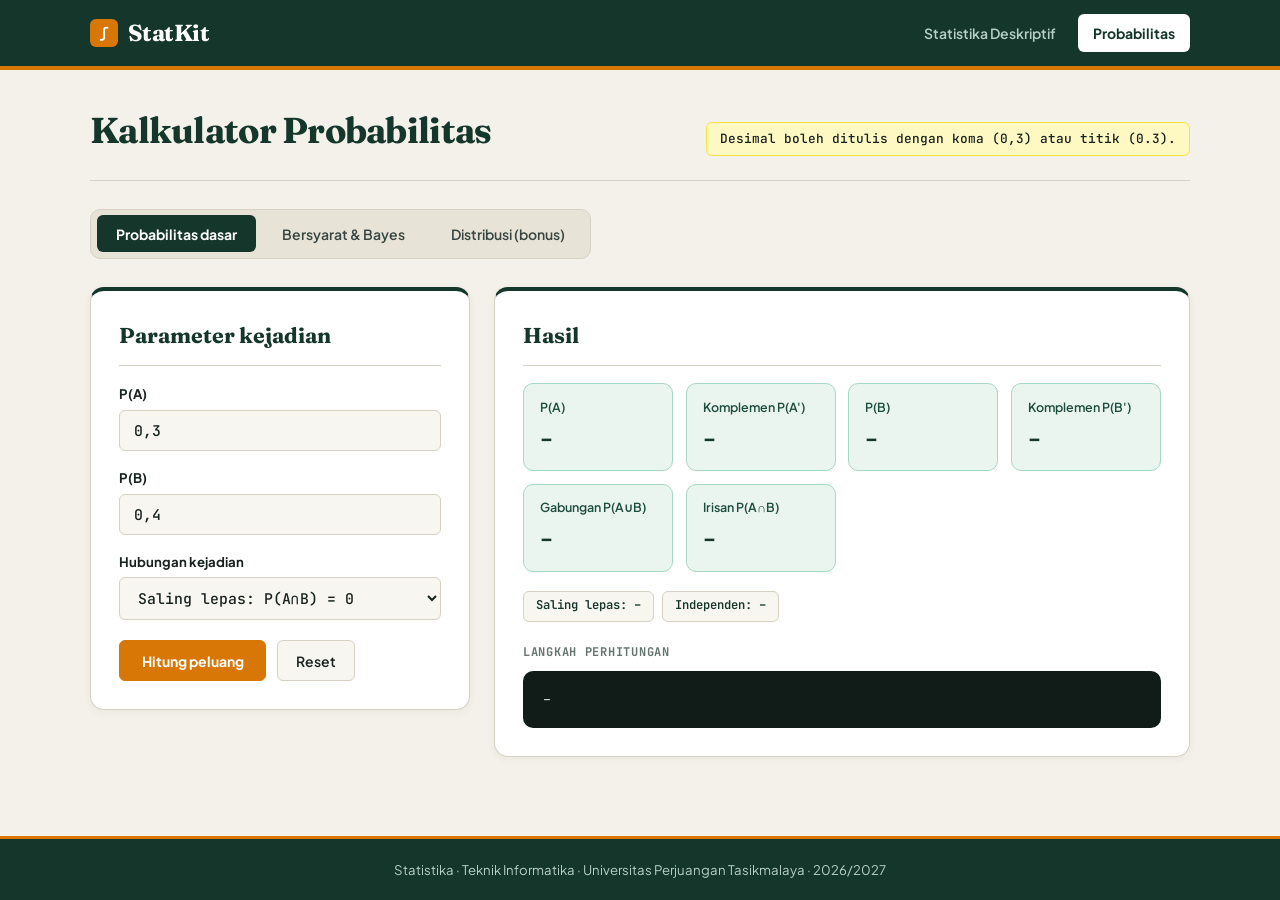
<file: probabilitas.html>
﻿<!DOCTYPE html>
<html lang="id">

<head>
    <meta charset="utf-8">
    <meta name="viewport" content="width=device-width, initial-scale=1">
    <title>Probabilitas · StatKit</title>
    <link rel="stylesheet" href="css/probabilitas.css">
    <script src="js/probabilitas.js" defer></script>
    <script src="js/app.js" defer></script>
</head>

<body>

    <!-- ============ HEADER & NAVIGASI ============ -->
    <header class="site-header">
        <div class="container">
            <a class="brand" href="statistika.html">StatKit</a>
            <nav class="main-nav" aria-label="Menu utama">
                <a href="statistika.html">Statistika Deskriptif</a>
                <a href="probabilitas.html" aria-current="page">Probabilitas</a>
            </nav>
        </div>
    </header>

    <main class="container">
        <header class="page-header">
            <h1>Kalkulator Probabilitas</h1>
            <p>Desimal boleh ditulis dengan koma (0,3) atau titik (0.3).</p>
        </header>

        <nav class="sub-nav" role="tablist" aria-label="Submenu probabilitas">
            <button id="sub-dasar" data-sub="dasar" role="tab" aria-selected="true">Probabilitas dasar</button>
            <button id="sub-bayes" data-sub="bayes" role="tab" aria-selected="false">Bersyarat &amp; Bayes</button>
            <button id="sub-distribusi" data-sub="distribusi" role="tab" aria-selected="false">Distribusi
                (bonus)</button>
        </nav>

        <!-- ============ A. PROBABILITAS DASAR ============ -->
        <div id="panel-dasar" class="panel layout">
            <form id="form-dasar" class="card" novalidate>
                <h2>Parameter kejadian</h2>
                <div class="field"><label for="input-pa">P(A)</label><input id="input-pa" inputmode="decimal"
                        value="0,3"></div>
                <div class="field"><label for="input-pb">P(B)</label><input id="input-pb" inputmode="decimal"
                        value="0,4"></div>
                <div class="field">
                    <label for="select-relasi">Hubungan kejadian</label>
                    <select id="select-relasi">
                        <option value="exclusive">Saling lepas: P(A∩B) = 0</option>
                        <option value="independent">Independen: P(A∩B) = P(A) × P(B)</option>
                        <option value="custom">P(A∩B) diketahui</option>
                    </select>
                </div>
                <div id="wrapper-pab" class="field" hidden>
                    <label for="input-pab">P(A∩B)</label><input id="input-pab" inputmode="decimal" value="0,1">
                </div>
                <div class="actions">
                    <button id="btn-hitung-prob" type="submit">Hitung peluang</button>
                    <button id="btn-reset-prob" type="button">Reset</button>
                </div>
                <p id="alert-prob" class="alert" role="alert" hidden></p>
            </form>

            <section class="card">
                <h2>Hasil</h2>
                <div class="kpi-grid">
                    <div class="kpi"><span class="kpi-label">P(A)</span><strong id="prob-pa">–</strong></div>
                    <div class="kpi"><span class="kpi-label">Komplemen P(A')</span><strong id="prob-pac">–</strong>
                    </div>
                    <div class="kpi"><span class="kpi-label">P(B)</span><strong id="prob-pb">–</strong></div>
                    <div class="kpi"><span class="kpi-label">Komplemen P(B')</span><strong id="prob-pbc">–</strong>
                    </div>
                    <div class="kpi"><span class="kpi-label">Gabungan P(A∪B)</span><strong id="prob-union">–</strong>
                    </div>
                    <div class="kpi"><span class="kpi-label">Irisan P(A∩B)</span><strong id="prob-inter">–</strong>
                    </div>
                </div>
                <p class="status">
                    <span id="chip-lepas">Saling lepas: –</span>
                    <span id="chip-independen">Independen: –</span>
                </p>
                <h3>Langkah perhitungan</h3>
                <pre id="formula-walkthrough">–</pre>
            </section>
        </div>

        <!-- ============ B. BERSYARAT & BAYES ============ -->
        <div id="panel-bayes" class="panel" hidden>
            <section class="card">
                <h2>Probabilitas bersyarat P(A|B)</h2>
                <p class="formula">P(A|B) = P(A∩B) / P(B)</p>
                <div class="field"><label for="input-cond-ab">P(A∩B)</label><input id="input-cond-ab"
                        inputmode="decimal" value="0,12"></div>
                <div class="field"><label for="input-cond-b">P(B)</label><input id="input-cond-b" inputmode="decimal"
                        value="0,4"></div>
                <button id="btn-cond" type="button">Hitung</button>
                <p>P(A|B) = <strong id="res-cond">–</strong></p>
                <p id="cond-interpretasi"></p>
                <p id="alert-cond" class="alert" role="alert" hidden></p>
            </section>

            <section class="card">
                <h2>Teorema Bayes: filter email phishing</h2>
                <p class="formula">P(Phishing|Ditandai) = P(Ditandai|Phishing) · P(Phishing) / P(Ditandai)</p>
                <div class="layout">
                    <form id="form-bayes" novalidate>
                        <div class="field"><label for="input-prevalensi">Prevalensi phishing (%)</label><input
                                id="input-prevalensi" inputmode="decimal" value="8"></div>
                        <div class="field"><label for="input-sensitivitas">Sensitivitas deteksi: P(Ditandai | Phishing)
                                (%)</label><input id="input-sensitivitas" inputmode="decimal" value="92"></div>
                        <div class="field"><label for="input-fpr">False positive: P(Ditandai | Email normal)
                                (%)</label><input id="input-fpr" inputmode="decimal" value="3"></div>
                        <div class="actions">
                            <button id="btn-bayes" type="submit">Analisis Bayes</button>
                            <button id="btn-reset-bayes" type="button">Reset</button>
                        </div>
                        <p id="alert-bayes" class="alert" role="alert" hidden></p>
                    </form>

                    <div class="results">
                        <div class="kpi-grid">
                            <div class="kpi"><span class="kpi-label">P(Ditandai)</span><strong
                                    id="bayes-pflag">–</strong></div>
                            <div class="kpi"><span class="kpi-label">P(Phishing | Ditandai)</span><strong
                                    id="bayes-posterior">–</strong></div>
                        </div>
                        <div class="proportion" aria-label="Komposisi email yang ditandai">
                            <div id="bar-tp" class="bar bar-tp" style="width:50%">–</div>
                            <div id="bar-fp" class="bar bar-fp" style="width:50%">–</div>
                        </div>
                        <aside class="callout">
                            <h3>Interpretasi</h3>
                            <p id="bayes-interpretasi">Tekan Analisis Bayes untuk melihat interpretasi hasil.</p>
                        </aside>
                    </div>
                </div>
            </section>
        </div>

        <!-- ============ BONUS: DISTRIBUSI ============ -->
        <div id="panel-distribusi" class="panel" hidden>
            <section class="card">
                <h2>Distribusi Binomial</h2>
                <p class="formula">P(X=k) = C(n,k) · pᵏ · (1−p)ⁿ⁻ᵏ</p>
                <div class="field"><label for="input-bin-n">n</label><input id="input-bin-n" inputmode="numeric"
                        value="10"></div>
                <div class="field"><label for="input-bin-p">p</label><input id="input-bin-p" inputmode="decimal"
                        value="0,5"></div>
                <div class="field"><label for="input-bin-k">k</label><input id="input-bin-k" inputmode="numeric"
                        value="5"></div>
                <button id="btn-bin" type="button">Hitung</button>
                <p>P(X = k) = <strong id="res-bin-eq">–</strong></p>
                <p>P(X ≤ k) = <strong id="res-bin-le">–</strong></p>
                <p id="alert-bin" class="alert" role="alert" hidden></p>
            </section>

            <section class="card">
                <h2>Distribusi Poisson</h2>
                <p class="formula">P(X=k) = λᵏ · e⁻ˡ / k!</p>
                <div class="field"><label for="input-poi-l">λ (rata-rata kejadian)</label><input id="input-poi-l"
                        inputmode="decimal" value="4,2"></div>
                <div class="field"><label for="input-poi-k">k</label><input id="input-poi-k" inputmode="numeric"
                        value="4"></div>
                <button id="btn-poi" type="button">Hitung</button>
                <p>P(X = k) = <strong id="res-poi-eq">–</strong></p>
                <p>P(X ≤ k) = <strong id="res-poi-le">–</strong></p>
                <p id="alert-poi" class="alert" role="alert" hidden></p>
            </section>
        </div>
    </main>

    <footer class="site-footer">
        <p>Statistika · Teknik Informatika · Universitas Perjuangan Tasikmalaya · 2026/2027</p>
    </footer>

</body>

</html>
</file>
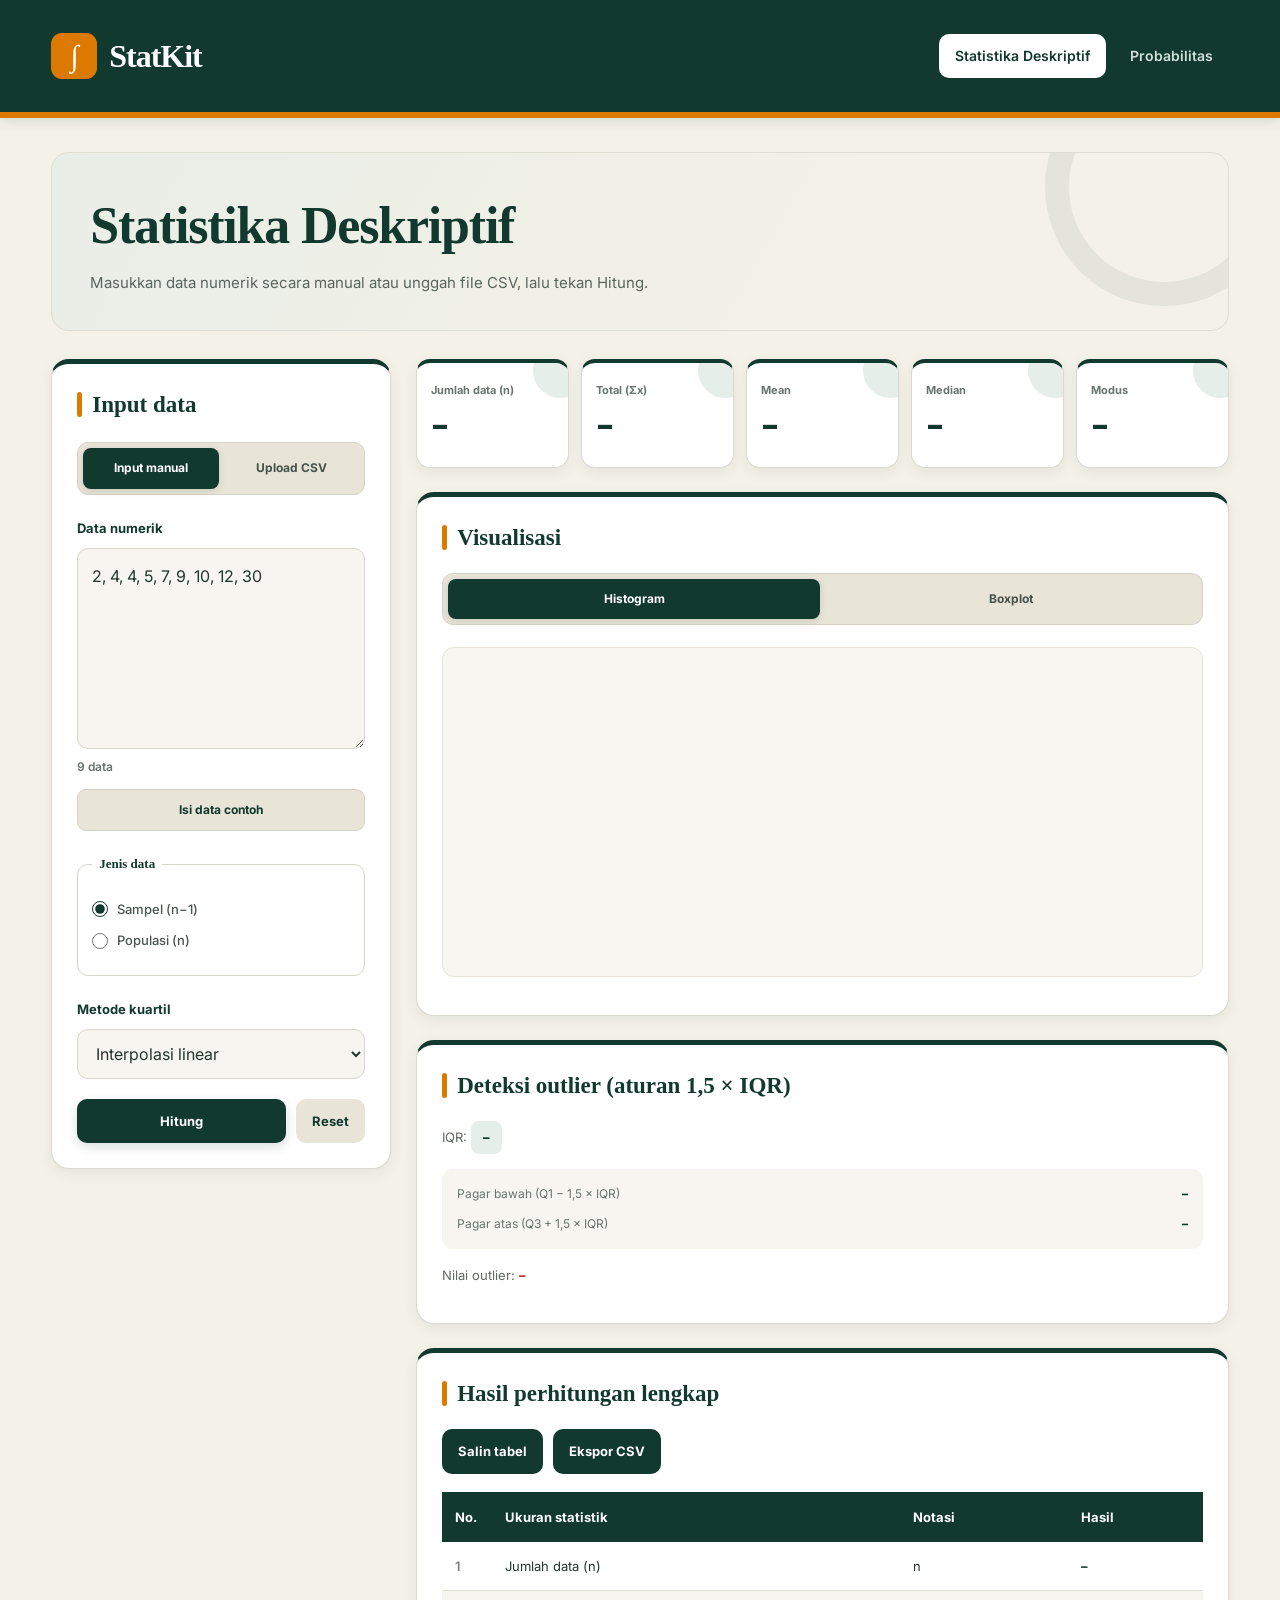
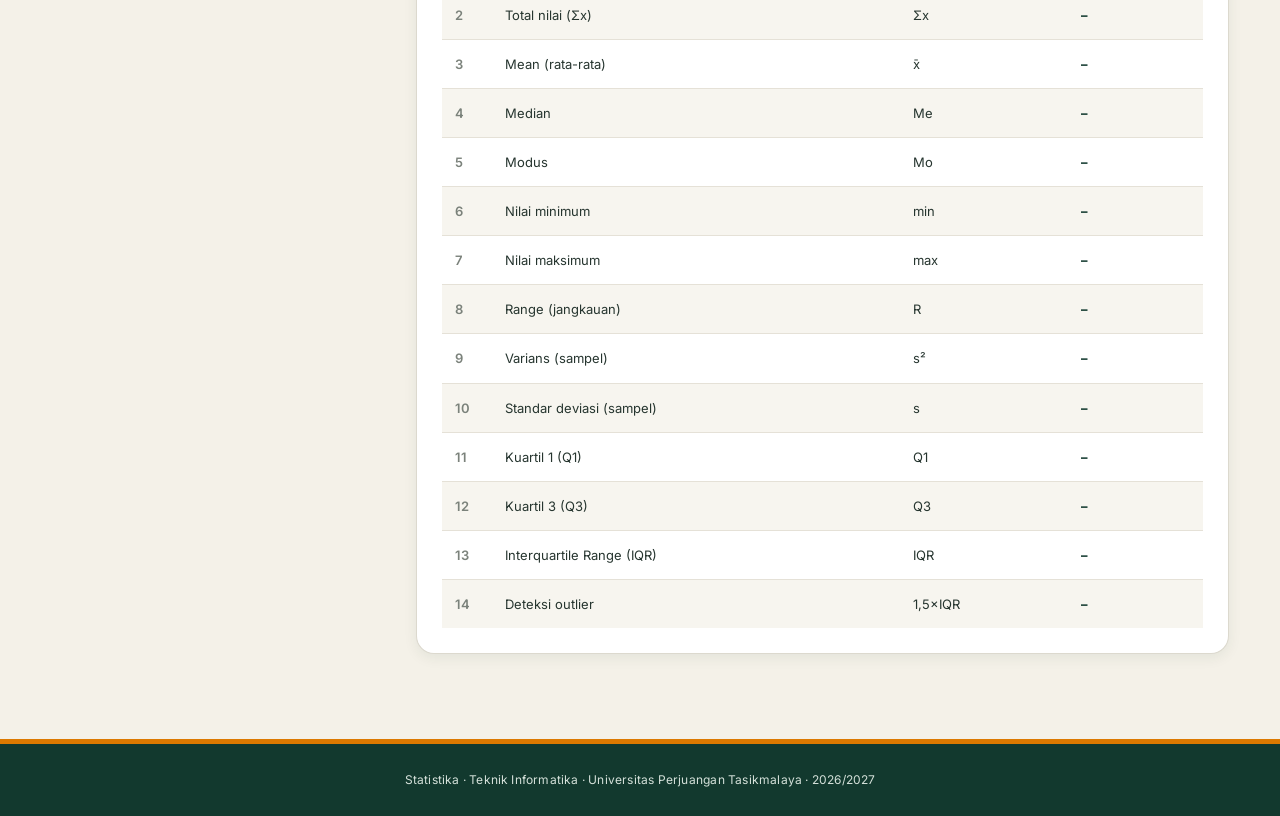
<file: statistika.html>
<!DOCTYPE html>
<html lang="id">

<head>
    <meta charset="utf-8">
    <meta name="viewport" content="width=device-width, initial-scale=1">
    <title>Statistika Deskriptif · Project Statistika</title>
    <link rel="stylesheet" href="css/statistik.css">
    <script src="js/statistika.js" defer></script>
    <script src="js/app.js" defer></script>
</head>

<body>

    <!-- ============ HEADER & NAVIGASI ============ -->
    <header class="site-header">
        <div class="container">
            <a class="brand" href="statistika.html">StatKit</a>
            <nav class="main-nav" aria-label="Menu utama">
                <a href="statistika.html" aria-current="page">Statistika Deskriptif</a>
                <a href="probabilitas.html">Probabilitas</a>
            </nav>
        </div>
    </header>

    <main class="container">
        <header class="page-header">
            <h1>Statistika Deskriptif</h1>
            <p>Masukkan data numerik secara manual atau unggah file CSV, lalu tekan Hitung.</p>
        </header>

        <div class="layout">

            <!-- ============ INPUT ============ -->
            <section id="card-input" class="card">
                <h2>Input data</h2>

                <div class="mode-switch" role="tablist" aria-label="Mode input">
                    <button id="tab-manual" type="button" role="tab" aria-selected="true">Input manual</button>
                    <button id="tab-csv" type="button" role="tab" aria-selected="false">Upload CSV</button>
                </div>

                <div id="manual-area">
                    <label for="textarea-data">Data numerik</label>
                    <textarea id="textarea-data" rows="6"
                        placeholder="Masukkan angka, pisahkan dengan koma, titik koma, spasi, atau baris baru">2, 4, 4, 5, 7, 9, 10, 12, 30</textarea>
                    <span id="info-count">0 data</span>
                    <button id="btn-sample" type="button">Isi data contoh</button>
                </div>

                <div id="upload-csv-area" hidden>
                    <label for="input-csv">File CSV</label>
                    <input id="input-csv" type="file" accept=".csv,.txt,text/csv">
                    <p class="hint">Pemisah koma atau titik koma, desimal titik atau koma. Baris header diabaikan.</p>
                    <span id="csv-filename"></span>
                </div>

                <fieldset id="opsi-jenis-data">
                    <legend>Jenis data</legend>
                    <label><input type="radio" name="calc-type" value="sample" checked> Sampel (n−1)</label>
                    <label><input type="radio" name="calc-type" value="population"> Populasi (n)</label>
                </fieldset>

                <div class="field">
                    <label for="select-kuartil">Metode kuartil</label>
                    <select id="select-kuartil">
                        <option value="linear">Interpolasi linear</option>
                        <option value="halves">Median dua belahan</option>
                    </select>
                </div>

                <div class="actions">
                    <button id="btn-hitung" type="button">Hitung</button>
                    <button id="btn-reset" type="button">Reset</button>
                </div>
                <p id="alert-area" class="alert" role="alert" hidden></p>
            </section>

            <!-- ============ HASIL ============ -->
            <div id="hasil-area" class="results">

                <!-- Ringkasan -->
                <section class="kpi-grid" aria-label="Ringkasan">
                    <div class="kpi"><span class="kpi-label">Jumlah data (n)</span><strong id="kpi-n">–</strong></div>
                    <div class="kpi"><span class="kpi-label">Total (Σx)</span><strong id="kpi-sum">–</strong></div>
                    <div class="kpi"><span class="kpi-label">Mean</span><strong id="kpi-mean">–</strong></div>
                    <div class="kpi"><span class="kpi-label">Median</span><strong id="kpi-median">–</strong></div>
                    <div class="kpi"><span class="kpi-label">Modus</span><strong id="kpi-mode">–</strong></div>
                </section>

                <!-- Visualisasi -->
                <section id="card-visualisasi" class="card">
                    <h2>Visualisasi</h2>
                    <div class="chart-switch" role="tablist" aria-label="Jenis grafik">
                        <button id="view-hist" type="button" role="tab" aria-selected="true">Histogram</button>
                        <button id="view-box" type="button" role="tab" aria-selected="false">Boxplot</button>
                    </div>
                    <div id="chart-area">
                        <svg id="chart-svg" viewBox="0 0 640 260" role="img" aria-label="Grafik distribusi data"></svg>
                    </div>
                    <p id="chart-note"></p>
                </section>

                <!-- Outlier -->
                <section id="card-outlier" class="card">
                    <h2>Deteksi outlier (aturan 1,5 × IQR)</h2>
                    <p>IQR: <span id="badge-iqr">–</span></p>
                    <dl class="fences">
                        <dt>Pagar bawah (Q1 − 1,5 × IQR)</dt>
                        <dd id="fence-low">–</dd>
                        <dt>Pagar atas (Q3 + 1,5 × IQR)</dt>
                        <dd id="fence-high">–</dd>
                    </dl>
                    <p>Nilai outlier: <span id="outlier-list">–</span></p>
                </section>

                <!-- Tabel hasil lengkap (14 ukuran) -->
                <section id="card-hasil-lengkap" class="card">
                    <h2>Hasil perhitungan lengkap</h2>
                    <div class="actions">
                        <button id="btn-copy-table" type="button">Salin tabel</button>
                        <button id="btn-export-csv" type="button">Ekspor CSV</button>
                    </div>
                    <table id="tabel-hasil">
                        <thead>
                            <tr>
                                <th>No.</th>
                                <th>Ukuran statistik</th>
                                <th>Notasi</th>
                                <th>Hasil</th>
                            </tr>
                        </thead>
                        <tbody>
                            <tr>
                                <td>1</td>
                                <td>Jumlah data (n)</td>
                                <td>n</td>
                                <td id="res-n">–</td>
                            </tr>
                            <tr>
                                <td>2</td>
                                <td>Total nilai (Σx)</td>
                                <td>Σx</td>
                                <td id="res-sum">–</td>
                            </tr>
                            <tr>
                                <td>3</td>
                                <td>Mean (rata-rata)</td>
                                <td>x̄</td>
                                <td id="res-mean">–</td>
                            </tr>
                            <tr>
                                <td>4</td>
                                <td>Median</td>
                                <td>Me</td>
                                <td id="res-median">–</td>
                            </tr>
                            <tr>
                                <td>5</td>
                                <td>Modus</td>
                                <td>Mo</td>
                                <td id="res-mode">–</td>
                            </tr>
                            <tr>
                                <td>6</td>
                                <td>Nilai minimum</td>
                                <td>min</td>
                                <td id="res-min">–</td>
                            </tr>
                            <tr>
                                <td>7</td>
                                <td>Nilai maksimum</td>
                                <td>max</td>
                                <td id="res-max">–</td>
                            </tr>
                            <tr>
                                <td>8</td>
                                <td>Range (jangkauan)</td>
                                <td>R</td>
                                <td id="res-range">–</td>
                            </tr>
                            <tr>
                                <td>9</td>
                                <td>Varians (<span id="lbl-var">sampel</span>)</td>
                                <td>s²</td>
                                <td id="res-var">–</td>
                            </tr>
                            <tr>
                                <td>10</td>
                                <td>Standar deviasi (<span id="lbl-sd">sampel</span>)</td>
                                <td>s</td>
                                <td id="res-sd">–</td>
                            </tr>
                            <tr>
                                <td>11</td>
                                <td>Kuartil 1 (Q1)</td>
                                <td>Q1</td>
                                <td id="res-q1">–</td>
                            </tr>
                            <tr>
                                <td>12</td>
                                <td>Kuartil 3 (Q3)</td>
                                <td>Q3</td>
                                <td id="res-q3">–</td>
                            </tr>
                            <tr>
                                <td>13</td>
                                <td>Interquartile Range (IQR)</td>
                                <td>IQR</td>
                                <td id="res-iqr">–</td>
                            </tr>
                            <tr>
                                <td>14</td>
                                <td>Deteksi outlier</td>
                                <td>1,5×IQR</td>
                                <td id="res-outlier">–</td>
                            </tr>
                        </tbody>
                    </table>
                </section>
            </div>
        </div>
    </main>

    <footer class="site-footer">
        <p>Statistika · Teknik Informatika · Universitas Perjuangan Tasikmalaya · 2026/2027</p>
    </footer>

</body>

</html>
</file>
<file: css/probabilitas.css>
/* ==========================================================================
   STATKIT — BOTANICAL FOREST & BURNISHED GOLD EDITORIAL THEME
   (100% Solid Flat Colors — Deep Forest Green & Gold — Zero Gradients)
   ========================================================================== */
@import url('https://fonts.googleapis.com/css2?family=Fraunces:opsz,wght@9..144,600;9..144,700&family=JetBrains+Mono:wght@400;500;600;700&family=Plus+Jakarta+Sans:wght@400;500;600;700&display=swap');

:root {
    /* Palet Warna Utama (Solid & Berkarakter) */
    --forest-dark: #14362b;        /* Hijau hutan pekat untuk header & navigasi */
    --forest-mid: #1d4d3e;
    --forest-tint: #ebf5f0;
    --forest-border: #a7d7c5;

    /* Kuning Keemasan Solid (Pengganti Merah) */
    --gold-primary: #d97706;       /* Emas hangat solid untuk tombol & garis aksen */
    --gold-hover: #b45309;         /* Emas tua solid saat tombol diarahkan kursor */
    --gold-deep: #92400e;          /* Emas kecokelatan pekat untuk teks angka hasil */
    --gold-tint: #fef9c3;          /* Kuning krem lembut untuk kotak hasil & rumus */
    --gold-border: #fde047;

    --teal-bar: #0f766e;           /* Teal solid untuk True Positive */
    --amber-bar: #d97706;          /* Emas solid untuk False Positive */

    /* Permukaan & Teks */
    --bg-canvas: #f4f1ea;          /* Krem hangat alami */
    --bg-card: #ffffff;
    --bg-well: #f8f6f0;
    --bg-terminal: #111c18;        /* Hijau arang gelap untuk walkthrough */

    --ink-main: #18221e;
    --ink-body: #374640;
    --ink-muted: #64746e;

    --danger: #b91c1c;
    --danger-bg: #fef2f2;
    --danger-border: #fecaca;

    /* Garis & Radius */
    --border-line: #d6d1c4;
    --radius-sm: 6px;
    --radius-md: 10px;
    --radius-lg: 14px;

    --transition: 150ms ease;
    --font-serif: 'Fraunces', Georgia, serif;
    --font-sans: 'Plus Jakarta Sans', -apple-system, sans-serif;
    --font-mono: 'JetBrains Mono', monospace;
}

/* ==========================================================================
   1. RESET & DASAR
   ========================================================================== */
*,
*::before,
*::after {
    box-sizing: border-box;
    margin: 0;
    padding: 0;
}

body {
    font-family: var(--font-sans);
    background-color: var(--bg-canvas);
    color: var(--ink-body);
    line-height: 1.6;
    min-height: 100vh;
    display: flex;
    flex-direction: column;
    -webkit-font-smoothing: antialiased;
}

.container {
    width: 100%;
    max-width: 1140px;
    margin: 0 auto;
    padding: 0 1.25rem;
}

/* ==========================================================================
   2. HEADER & NAVIGASI UTAMA (SOLID DEEP FOREST GREEN + GOLD LINE)
   ========================================================================== */
.site-header {
    background-color: var(--forest-dark);
    color: #ffffff;
    border-bottom: 4px solid var(--gold-primary);
    position: sticky;
    top: 0;
    z-index: 100;
}

.site-header .container {
    display: flex;
    align-items: center;
    justify-content: space-between;
    height: 66px;
}

.brand {
    font-family: var(--font-serif);
    font-size: 1.45rem;
    font-weight: 700;
    color: #ffffff;
    text-decoration: none;
    letter-spacing: -0.02em;
    display: inline-flex;
    align-items: center;
    gap: 0.6rem;
}

.brand::before {
    content: "∫";
    font-family: var(--font-mono);
    font-size: 0.95rem;
    font-weight: 700;
    background-color: var(--gold-primary);
    color: #ffffff;
    width: 28px;
    height: 28px;
    display: inline-flex;
    align-items: center;
    justify-content: center;
    border-radius: var(--radius-sm);
}

.main-nav {
    display: flex;
    gap: 0.4rem;
}

.main-nav a {
    font-size: 0.875rem;
    font-weight: 600;
    text-decoration: none;
    color: #b7cfc6;
    padding: 0.5rem 0.95rem;
    border-radius: var(--radius-sm);
    transition: var(--transition);
}

.main-nav a:hover {
    color: #ffffff;
    background-color: var(--forest-mid);
}

.main-nav a[aria-current="page"] {
    color: var(--forest-dark);
    background-color: #ffffff;
    font-weight: 700;
}

/* ==========================================================================
   3. PAGE HEADER & SUB-NAVIGASI TABS
   ========================================================================== */
main.container {
    flex: 1;
    padding-top: 2rem;
    padding-bottom: 3.5rem;
}

.page-header {
    margin-bottom: 1.75rem;
    padding-bottom: 1.25rem;
    border-bottom: 1px solid var(--border-line);
    display: flex;
    flex-wrap: wrap;
    align-items: baseline;
    justify-content: space-between;
    gap: 0.75rem;
}

.page-header h1 {
    font-family: var(--font-serif);
    font-size: 2.25rem;
    font-weight: 700;
    letter-spacing: -0.02em;
    color: var(--forest-dark);
}

.page-header p {
    font-family: var(--font-mono);
    font-size: 0.8rem;
    font-weight: 500;
    color: var(--ink-main);
    background-color: var(--gold-tint);
    border: 1px solid var(--gold-border);
    padding: 0.35rem 0.8rem;
    border-radius: var(--radius-sm);
}

/* Tab Navigasi Solid */
.sub-nav {
    display: inline-flex;
    flex-wrap: wrap;
    gap: 0.45rem;
    background-color: #e8e3d7;
    padding: 0.35rem;
    border-radius: var(--radius-md);
    border: 1px solid var(--border-line);
    margin-bottom: 1.75rem;
}

.sub-nav button {
    appearance: none;
    border: none;
    background-color: transparent;
    font-family: var(--font-sans);
    font-size: 0.875rem;
    font-weight: 600;
    color: var(--ink-body);
    padding: 0.6rem 1.2rem;
    border-radius: var(--radius-sm);
    cursor: pointer;
    transition: var(--transition);
}

.sub-nav button:hover {
    color: var(--forest-dark);
    background-color: rgba(255, 255, 255, 0.5);
}

.sub-nav button[aria-selected="true"] {
    background-color: var(--forest-dark);
    color: #ffffff;
    font-weight: 700;
}

/* ==========================================================================
   4. GRID PANEL & KARTU
   ========================================================================== */
.panel[hidden] {
    display: none !important;
}

#panel-dasar.layout {
    display: grid;
    grid-template-columns: 380px 1fr;
    gap: 1.5rem;
    align-items: start;
}

#panel-bayes:not([hidden]) {
    display: grid;
    gap: 1.5rem;
}

#panel-bayes .layout {
    display: grid;
    grid-template-columns: 380px 1fr;
    gap: 1.75rem;
    align-items: start;
}

#panel-distribusi:not([hidden]) {
    display: grid;
    grid-template-columns: repeat(2, 1fr);
    gap: 1.5rem;
    align-items: start;
}

.card {
    background-color: var(--bg-card);
    border: 1px solid var(--border-line);
    border-top: 4px solid var(--forest-dark);
    border-radius: var(--radius-lg);
    padding: 1.75rem;
    box-shadow: 0 2px 8px rgba(20, 54, 43, 0.05);
}

.card h2 {
    font-family: var(--font-serif);
    font-size: 1.35rem;
    font-weight: 700;
    color: var(--forest-dark);
    margin-bottom: 1.1rem;
    padding-bottom: 0.7rem;
    border-bottom: 1px solid var(--border-line);
}

.card h3 {
    font-family: var(--font-mono);
    font-size: 0.75rem;
    font-weight: 700;
    text-transform: uppercase;
    letter-spacing: 0.06em;
    color: var(--ink-muted);
    margin: 1.35rem 0 0.55rem;
}

/* Kotak Rumus */
.formula {
    font-family: var(--font-mono);
    font-size: 0.85rem;
    font-weight: 600;
    color: var(--gold-deep);
    background-color: var(--gold-tint);
    border: 1px solid var(--gold-border);
    border-left: 4px solid var(--gold-primary);
    padding: 0.65rem 0.95rem;
    border-radius: var(--radius-sm);
    margin-bottom: 1.25rem;
    overflow-x: auto;
}

/* ==========================================================================
   5. FORMULIR, INPUT & TOMBOL (SOLID GOLD & FOREST)
   ========================================================================== */
.field {
    margin-bottom: 1rem;
}

.field[hidden] {
    display: none;
}

.field label {
    display: block;
    font-size: 0.825rem;
    font-weight: 700;
    color: var(--ink-main);
    margin-bottom: 0.35rem;
}

.field input,
.field select {
    width: 100%;
    padding: 0.625rem 0.85rem;
    font-family: var(--font-mono);
    font-size: 0.925rem;
    font-weight: 500;
    color: var(--ink-main);
    background-color: var(--bg-well);
    border: 1.5px solid var(--border-line);
    border-radius: var(--radius-sm);
    transition: var(--transition);
}

.field input:focus,
.field select:focus {
    outline: none;
    background-color: #ffffff;
    border-color: var(--gold-primary);
    box-shadow: 0 0 0 3px rgba(217, 119, 6, 0.16);
}

.actions {
    display: flex;
    flex-wrap: wrap;
    gap: 0.65rem;
    margin-top: 1.25rem;
}

/* Tombol Utama (Solid Burnished Gold) */
button[type="submit"],
#btn-cond,
#btn-bin,
#btn-poi {
    font-family: var(--font-sans);
    font-size: 0.875rem;
    font-weight: 700;
    background-color: var(--gold-primary);
    color: #ffffff;
    border: 1px solid var(--gold-primary);
    padding: 0.65rem 1.35rem;
    border-radius: var(--radius-sm);
    cursor: pointer;
    transition: var(--transition);
}

button[type="submit"]:hover,
#btn-cond:hover,
#btn-bin:hover,
#btn-poi:hover {
    background-color: var(--gold-hover);
    border-color: var(--gold-hover);
}

button[type="submit"]:active,
#btn-cond:active,
#btn-bin:active,
#btn-poi:active {
    transform: translateY(1px);
}

/* Tombol Reset (Solid Sand) */
button[type="button"]:not(#btn-cond):not(#btn-bin):not(#btn-poi) {
    font-family: var(--font-sans);
    font-size: 0.875rem;
    font-weight: 600;
    background-color: var(--bg-well);
    color: var(--ink-main);
    border: 1.5px solid var(--border-line);
    padding: 0.65rem 1.15rem;
    border-radius: var(--radius-sm);
    cursor: pointer;
    transition: var(--transition);
}

button[type="button"]:not(#btn-cond):not(#btn-bin):not(#btn-poi):hover {
    background-color: #e5e0d3;
    border-color: var(--ink-muted);
}

/* ==========================================================================
   6. KPI GRID & KOTAK HASIL
   ========================================================================== */
.kpi-grid {
    display: grid;
    grid-template-columns: repeat(auto-fit, minmax(145px, 1fr));
    gap: 0.8rem;
    margin-bottom: 1.2rem;
}

.kpi {
    background-color: var(--forest-tint);
    border: 1px solid var(--forest-border);
    border-radius: var(--radius-md);
    padding: 0.85rem 1rem;
    display: flex;
    flex-direction: column;
    gap: 0.25rem;
}

.kpi-label {
    font-size: 0.78rem;
    font-weight: 600;
    color: var(--forest-mid);
}

.kpi strong {
    font-family: var(--font-mono);
    font-size: 1.35rem;
    font-weight: 700;
    color: var(--forest-dark);
    font-variant-numeric: tabular-nums;
}

/* Kotak Hasil P(A|B) dan Distribusi (Nuansa Kuning Keemasan) */
.card > p:has(strong) {
    margin-top: 0.9rem;
    padding: 0.75rem 1rem;
    background-color: var(--gold-tint);
    border: 1px solid var(--gold-border);
    border-radius: var(--radius-sm);
    display: flex;
    justify-content: space-between;
    align-items: center;
    font-size: 0.9rem;
    font-weight: 700;
    color: var(--ink-main);
}

.card > p:has(strong) strong {
    font-family: var(--font-mono);
    font-size: 1.2rem;
    font-weight: 700;
    color: var(--gold-deep);
}

#cond-interpretasi:not(:empty) {
    margin-top: 0.75rem;
    font-size: 0.885rem;
    color: var(--ink-body);
}

/* Status Chips */
.status {
    display: flex;
    flex-wrap: wrap;
    gap: 0.5rem;
    margin-bottom: 1rem;
}

.status span {
    font-family: var(--font-mono);
    font-size: 0.76rem;
    font-weight: 600;
    padding: 0.3rem 0.75rem;
    border-radius: var(--radius-sm);
    background-color: var(--bg-well);
    color: var(--forest-dark);
    border: 1px solid var(--border-line);
}

/* Terminal Langkah Perhitungan */
#formula-walkthrough {
    background-color: var(--bg-terminal);
    color: #e6f2ed;
    padding: 1.1rem 1.25rem;
    border-radius: var(--radius-md);
    font-family: var(--font-mono);
    font-size: 0.825rem;
    line-height: 1.65;
    white-space: pre-wrap;
    overflow-x: auto;
}

/* ==========================================================================
   7. VISUALISASI PROPORSI BAYES & CALLOUT
   ========================================================================== */
.proportion {
    display: flex;
    height: 32px;
    border-radius: var(--radius-sm);
    overflow: hidden;
    background-color: var(--bg-well);
    border: 1px solid var(--border-line);
    margin: 1.2rem 0;
}

.bar {
    display: flex;
    align-items: center;
    justify-content: center;
    font-family: var(--font-mono);
    font-size: 0.76rem;
    font-weight: 700;
    color: #ffffff;
    white-space: nowrap;
    padding: 0 0.6rem;
    transition: width 0.35s ease;
}

.bar-tp {
    background-color: var(--teal-bar);
}

.bar-fp {
    background-color: var(--amber-bar);
}

.callout {
    background-color: var(--bg-well);
    border: 1px solid var(--border-line);
    border-left: 4px solid var(--gold-primary);
    border-radius: var(--radius-sm);
    padding: 0.95rem 1.15rem;
}

.callout h3 {
    margin-top: 0;
    margin-bottom: 0.3rem;
    color: var(--gold-deep);
}

.callout p {
    font-size: 0.885rem;
    color: var(--ink-body);
}

/* ==========================================================================
   8. ALERT & FOOTER
   ========================================================================== */
.alert {
    margin-top: 0.95rem;
    padding: 0.7rem 0.95rem;
    border-radius: var(--radius-sm);
    background-color: var(--danger-bg);
    color: var(--danger);
    border: 1px solid var(--danger-border);
    font-size: 0.825rem;
    font-weight: 600;
}

.alert[hidden] {
    display: none;
}

.site-footer {
    background-color: var(--forest-dark);
    color: #b7cfc6;
    border-top: 3px solid var(--gold-primary);
    padding: 1.25rem;
    text-align: center;
    font-size: 0.825rem;
}

/* ==========================================================================
   9. RESPONSIVE DESIGN
   ========================================================================== */
@media (max-width: 840px) {
    #panel-dasar.layout,
    #panel-bayes .layout,
    #panel-distribusi:not([hidden]) {
        grid-template-columns: 1fr;
    }

    .sub-nav {
        display: flex;
        width: 100%;
    }

    .sub-nav button {
        flex: 1;
        text-align: center;
    }
}

@media (max-width: 520px) {
    .site-header .container {
        flex-direction: column;
        height: auto;
        padding: 0.85rem 1rem;
        gap: 0.5rem;
    }

    .kpi-grid {
        grid-template-columns: repeat(2, 1fr);
    }
}
</file>
<file: css/statistik.css>
/* =========================================
   STATKIT - STATISTIKA DESKRIPTIF
   Classic Green & Cream + Responsive Enhancements
========================================= */

/* 1. RESET & DESIGN TOKENS */
@import url('https://fonts.googleapis.com/css2?family=Inter:wght@400;500;600;700;800&family=Poppins:wght@500;600;700;800&display=swap');

:root {
    --green: #12392e;
    --green-dark: #0d3025;
    --green-light: #e5eee8;
    --orange: #dc7900;

    --cream: #f4f1e8;
    --cream-dark: #e8e4d8;
    --white: #ffffff;

    --text: #26352f;
    --muted: #68746d;
    --border: #d8d5cb;

    --success: #087a50;
    --danger: #b42318;
    --warning-bg: #fff6d8;

    --radius: 18px;
    --shadow: 0 4px 14px rgba(18, 57, 46, 0.07);
    --shadow-hover: 0 9px 24px rgba(18, 57, 46, 0.12);
}

* {
    margin: 0;
    padding: 0;
    box-sizing: border-box;
}

html {
    scroll-behavior: smooth;
}

body {
    min-height: 100vh;
    background: var(--cream);
    color: var(--text);
    font-family: 'Inter', 'Segoe UI', Arial, sans-serif;
    line-height: 1.7;
}

button,
input,
textarea,
select {
    font: inherit;
}

button {
    cursor: pointer;
}

[hidden] {
    display: none !important;
}

.container {
    width: min(1200px, 92%);
    margin: 0 auto;
}

/* 2. HEADER & NAVIGATION */
.site-header {
    position: sticky;
    top: 0;
    z-index: 100;
    color: var(--white);
    background: var(--green);
    border-bottom: 6px solid var(--orange);
    box-shadow: 0 3px 12px rgba(18, 57, 46, 0.12);
}

.site-header .container {
    min-height: 112px;
    display: flex;
    justify-content: space-between;
    align-items: center;
    gap: 24px;
    padding-top: 15px;
    padding-bottom: 15px;
}

.brand {
    display: inline-flex;
    align-items: center;
    gap: 12px;
    color: var(--white);
    text-decoration: none;
    font-family: Georgia, 'Times New Roman', serif;
    font-size: 32px;
    font-weight: 800;
    letter-spacing: -1px;
    white-space: nowrap;
}

.brand::before {
    content: '∫';
    width: 46px;
    height: 46px;
    display: inline-flex;
    align-items: center;
    justify-content: center;
    flex: 0 0 46px;
    border-radius: 11px;
    background: var(--orange);
    color: var(--white);
    font-family: Georgia, 'Times New Roman', serif;
    font-size: 30px;
    font-weight: 700;
}

.main-nav {
    display: flex;
    align-items: center;
    justify-content: flex-end;
    flex-wrap: wrap;
    gap: 8px;
}

.main-nav a {
    padding: 10px 16px;
    border-radius: 10px;
    color: #d1e0d9;
    text-decoration: none;
    font-size: 14px;
    font-weight: 600;
    transition: color .2s ease, background .2s ease, transform .2s ease;
}

.main-nav a:hover {
    color: var(--white);
    background: rgba(255, 255, 255, .11);
}

.main-nav a[aria-current="page"] {
    color: var(--green);
    background: var(--white);
}

/* 3. PAGE HEADER */
main.container {
    padding-top: 34px;
    padding-bottom: 55px;
}

.page-header {
    position: relative;
    overflow: hidden;
    margin-bottom: 28px;
    padding: 42px 38px 34px;
    border-radius: 18px;
    background: linear-gradient(120deg, #e9eee7, #f4f1e8 72%);
    border: 1px solid #deded2;
}

.page-header::after {
    content: '';
    position: absolute;
    width: 190px;
    height: 190px;
    right: -55px;
    top: -85px;
    border: 24px solid rgba(18, 57, 46, .07);
    border-radius: 50%;
    pointer-events: none;
}

.page-header h1 {
    position: relative;
    z-index: 1;
    margin-bottom: 12px;
    color: var(--green);
    font-family: Georgia, 'Times New Roman', serif;
    font-size: clamp(30px, 4.5vw, 52px);
    font-weight: 900;
    line-height: 1.2;
    letter-spacing: -1.2px;
}

.page-header p {
    position: relative;
    z-index: 1;
    max-width: 760px;
    color: #59665e;
    font-size: 15px;
    line-height: 1.8;
}

/* 4. MAIN LAYOUT */
.layout {
    display: grid;
    grid-template-columns: 340px minmax(0, 1fr);
    align-items: start;
    gap: 25px;
}

.results {
    display: flex;
    flex-direction: column;
    gap: 24px;
    min-width: 0;
}

#card-input {
    position: sticky;
    top: 135px;
}

/* 5. CARD COMPONENTS */
.card {
    min-width: 0;
    padding: 25px;
    background: var(--white);
    border: 1px solid #dcd9ce;
    border-top: 5px solid var(--green);
    border-radius: var(--radius);
    box-shadow: var(--shadow);
    transition: box-shadow .25s ease, transform .25s ease;
}

.card:hover {
    box-shadow: var(--shadow-hover);
}

.card h2 {
    display: flex;
    align-items: center;
    gap: 10px;
    margin-bottom: 20px;
    color: var(--green);
    font-family: Georgia, 'Times New Roman', serif;
    font-size: 23px;
    font-weight: 800;
    line-height: 1.35;
}

.card h2::before {
    content: '';
    width: 5px;
    height: 25px;
    flex: 0 0 5px;
    border-radius: 5px;
    background: var(--orange);
}

/* 6. INPUTS & LABELS */
#card-input h2 {
    margin-bottom: 22px;
}

#manual-area label,
#upload-csv-area label,
.field label,
label,
legend {
    color: var(--green);
    font-size: 13px;
    font-weight: 700;
}

#manual-area label,
#upload-csv-area label,
.field label {
    display: block;
    margin-bottom: 9px;
}

textarea,
input[type="file"],
select {
    display: block;
    width: 100%;
    padding: 13px 14px;
    border: 1px solid #d8d5cb;
    border-radius: 11px;
    outline: none;
    background: #f7f5ef;
    color: var(--text);
    transition: border-color .2s ease, box-shadow .2s ease, background .2s ease;
}

textarea {
    min-height: 145px;
    resize: vertical;
    line-height: 1.8;
}

textarea::placeholder {
    color: #85877e;
}

textarea:focus,
input[type="file"]:focus,
select:focus {
    border-color: var(--green);
    background: var(--white);
    box-shadow: 0 0 0 3px rgba(18, 57, 46, .11);
}

select {
    cursor: pointer;
}

input[type="file"] {
    font-size: 13px;
}

.field {
    margin: 20px 0;
}

#info-count {
    display: inline-block;
    margin-top: 8px;
    color: var(--muted);
    font-size: 12px;
    font-weight: 600;
}

#csv-filename {
    display: block;
    margin-top: 10px;
    color: var(--success);
    font-size: 12px;
    font-weight: 600;
    overflow-wrap: anywhere;
}

.hint {
    margin-top: 8px;
    color: var(--muted);
    font-size: 12px;
}

/* 7. SAMPLE BUTTON */
#btn-sample {
    display: block;
    width: 100%;
    margin-top: 10px;
    padding: 10px 13px;
    border: 1px solid #d6d2c5;
    border-radius: 9px;
    background: var(--cream-dark);
    color: var(--green);
    font-size: 12px;
    font-weight: 700;
    transition: background .2s ease, transform .2s ease;
}

#btn-sample:hover {
    background: #dcd8cb;
    transform: translateY(-1px);
}

/* 8. MODE & CHART SWITCH */
.mode-switch,
.chart-switch {
    display: flex;
    flex-wrap: wrap;
    gap: 5px;
    margin-bottom: 22px;
    padding: 5px;
    border: 1px solid #d6d2c5;
    border-radius: 11px;
    background: var(--cream-dark);
}

.mode-switch button,
.chart-switch button {
    flex: 1;
    min-width: 0;
    padding: 10px 9px;
    border: none;
    border-radius: 8px;
    background: transparent;
    color: #46534c;
    font-size: 12px;
    font-weight: 700;
    transition: color .2s ease, background .2s ease, box-shadow .2s ease;
}

.mode-switch button:hover,
.chart-switch button:hover {
    color: var(--green);
    background: rgba(255, 255, 255, .65);
}

.mode-switch button[aria-selected="true"],
.chart-switch button[aria-selected="true"] {
    color: var(--white);
    background: var(--green);
    box-shadow: 0 2px 7px rgba(18, 57, 46, .14);
}

/* 9. FIELDSET & RADIO */
fieldset {
    margin: 22px 0;
    padding: 14px;
    border: 1px solid var(--border);
    border-radius: 11px;
}

fieldset legend {
    padding: 0 7px;
    font-family: Georgia, 'Times New Roman', serif;
}

fieldset label,
#opsi-jenis-data label {
    display: flex;
    align-items: center;
    gap: 9px;
    margin: 9px 0;
    color: #4a554f;
    font-size: 13px;
    font-weight: 500;
    cursor: pointer;
}

input[type="radio"] {
    width: 16px;
    height: 16px;
    accent-color: var(--green);
}

/* 10. ACTION BUTTONS */
.actions {
    display: flex;
    flex-wrap: wrap;
    gap: 10px;
    margin-top: 17px;
}

.actions button {
    padding: 11px 16px;
    border: none;
    border-radius: 10px;
    font-size: 13px;
    font-weight: 700;
    transition: background .2s ease, color .2s ease, transform .2s ease, box-shadow .2s ease;
}

#btn-hitung {
    flex: 1;
    color: var(--white);
    background: var(--green);
    box-shadow: 0 4px 11px rgba(18, 57, 46, .16);
}

#btn-hitung:hover {
    background: #205342;
    transform: translateY(-2px);
    box-shadow: 0 7px 16px rgba(18, 57, 46, .2);
}

#btn-reset {
    color: var(--green);
    background: var(--cream-dark);
}

#btn-reset:hover {
    background: #d9d5c8;
}

#btn-copy-table,
#btn-export-csv {
    color: var(--white);
    background: var(--green);
}

#btn-copy-table:hover,
#btn-export-csv:hover {
    background: #205342;
    transform: translateY(-1px);
}

/* 11. ALERT & STATUS */
.alert {
    margin-top: 15px;
    padding: 12px 14px;
    border: 1px solid #ead783;
    border-radius: 10px;
    background: var(--warning-bg);
    color: #765b12;
    font-size: 13px;
}

#csv-filename {
    overflow-wrap: anywhere;
}

/* 12. KPI / STATISTICS CARDS */
.kpi-grid {
    display: grid;
    grid-template-columns: repeat(5, minmax(0, 1fr));
    gap: 12px;
}

.kpi {
    position: relative;
    min-width: 0;
    overflow: hidden;
    padding: 18px 14px;
    border: 1px solid #dcd9ce;
    border-top: 4px solid var(--green);
    border-radius: 14px;
    background: var(--white);
    box-shadow: var(--shadow);
    transition: transform .25s ease, box-shadow .25s ease;
}

.kpi::after {
    content: '';
    position: absolute;
    top: -20px;
    right: -20px;
    width: 55px;
    height: 55px;
    border-radius: 50%;
    background: var(--green-light);
}

.kpi:hover {
    transform: translateY(-3px);
    box-shadow: var(--shadow-hover);
}

.kpi-label {
    position: relative;
    z-index: 1;
    display: block;
    margin-bottom: 8px;
    color: var(--muted);
    font-size: 11px;
    font-weight: 700;
}

.kpi strong {
    position: relative;
    z-index: 1;
    display: block;
    color: var(--green);
    font-family: 'Poppins', 'Inter', sans-serif;
    font-size: clamp(17px, 2vw, 24px);
    font-weight: 800;
    overflow-wrap: anywhere;
    font-variant-numeric: tabular-nums;
}

/* 13. CHART / VISUALIZATION */
#card-visualisasi {
    overflow: hidden;
}

#chart-area {
    width: 100%;
    min-height: 220px;
    padding: 12px 5px;
    overflow-x: auto;
    border: 1px solid #e7e3d8;
    border-radius: 12px;
    background: #f8f6f0;
}

#chart-svg {
    display: block;
    width: 100%;
    min-width: 320px;
    min-height: 220px;
    height: auto;
}

#chart-svg text {
    fill: #45564d;
    font-family: 'Inter', 'Segoe UI', Arial, sans-serif;
    font-size: 11px;
}

#chart-svg rect {
    transition: opacity .2s ease;
}

#chart-svg rect:hover {
    opacity: .75;
}

#chart-svg line {
    stroke: #c9d2cb;
}

#chart-note {
    margin-top: 13px;
    color: var(--muted);
    font-size: 12px;
    line-height: 1.7;
}

/* 14. OUTLIER SECTION */
#card-outlier>p,
#card-outlier p {
    margin: 12px 0;
    color: #5f6b62;
    font-size: 13px;
}

#badge-iqr {
    display: inline-block;
    padding: 5px 12px;
    border-radius: 8px;
    background: var(--green-light);
    color: var(--green);
    font-weight: 800;
}

.fences {
    display: grid;
    grid-template-columns: 1fr auto;
    gap: 10px;
    margin: 15px 0;
    padding: 15px;
    border-radius: 11px;
    background: #f7f5ef;
    font-size: 12px;
}

.fences dt {
    color: var(--muted);
}

.fences dd {
    color: var(--green);
    font-weight: 800;
    text-align: right;
    overflow-wrap: anywhere;
}

#outlier-list {
    color: var(--danger);
    font-weight: 700;
}

/* 15. RESULTS TABLE */
#card-hasil-lengkap {
    overflow-x: auto;
}

#card-hasil-lengkap .actions {
    margin-bottom: 18px;
}

#tabel-hasil {
    width: 100%;
    border-collapse: collapse;
    text-align: left;
    font-size: 13px;
}

#tabel-hasil thead {
    background: var(--green);
    color: var(--white);
}

#tabel-hasil th {
    padding: 14px 13px;
    font-weight: 700;
    white-space: nowrap;
}

#tabel-hasil td {
    padding: 13px;
    border-bottom: 1px solid #e5e1d7;
    color: var(--text);
}

#tabel-hasil tbody tr {
    transition: background .2s ease;
}

#tabel-hasil tbody tr:nth-child(even) {
    background: #f7f5ef;
}

#tabel-hasil tbody tr:hover {
    background: #e9eee8;
}

#tabel-hasil tbody td:first-child {
    width: 50px;
    color: #7b827b;
    font-weight: 600;
}

#tabel-hasil tbody td:last-child {
    color: var(--green);
    font-weight: 700;
    font-variant-numeric: tabular-nums;
}

#tabel-hasil tbody tr:last-child td {
    border-bottom: none;
}

/* 16. FOOTER */
.site-footer {
    margin-top: 30px;
    padding: 25px 15px;
    border-top: 5px solid var(--orange);
    background: var(--green);
    color: #d5e1da;
    text-align: center;
}

.site-footer p {
    width: min(1200px, 92%);
    margin: 0 auto;
    font-size: 12px;
    letter-spacing: .2px;
    line-height: 1.8;
}

/* 17. RESPONSIVE TABLET */
@media (max-width: 1000px) {
    .layout {
        grid-template-columns: 1fr;
    }

    #card-input {
        position: static;
    }

    .kpi-grid {
        grid-template-columns: repeat(3, minmax(0, 1fr));
    }
}

/* 18. RESPONSIVE MOBILE */
@media (max-width: 600px) {
    body {
        font-size: 14px;
    }

    .container {
        width: 92%;
    }

    .site-header .container {
        min-height: auto;
        flex-direction: column;
        justify-content: center;
        gap: 14px;
        padding: 17px 0 15px;
    }

    .brand {
        font-size: 30px;
    }

    .brand::before {
        width: 43px;
        height: 43px;
        flex-basis: 43px;
        font-size: 27px;
    }

    .main-nav {
        display: grid;
        grid-template-columns: repeat(2, minmax(0, 1fr));
        width: 100%;
        gap: 7px;
    }

    .main-nav a {
        display: flex;
        align-items: center;
        justify-content: center;
        padding: 10px 7px;
        font-size: 12px;
        text-align: center;
    }

    main.container {
        padding-top: 23px;
        padding-bottom: 35px;
    }

    .page-header {
        margin-bottom: 21px;
        padding: 29px 21px 25px;
        border-radius: 15px;
    }

    .page-header h1 {
        font-size: clamp(27px, 8vw, 38px);
        line-height: 1.25;
    }

    .page-header p {
        font-size: 13px;
    }

    .layout {
        gap: 18px;
    }

    .results {
        gap: 19px;
    }

    .card {
        padding: 19px 17px;
        border-radius: 15px;
    }

    .card h2 {
        font-size: 20px;
        margin-bottom: 17px;
    }

    .mode-switch,
    .chart-switch {
        gap: 4px;
        padding: 5px;
    }

    .mode-switch button,
    .chart-switch button {
        padding: 9px 7px;
        font-size: 11px;
    }

    textarea,
    input[type="file"],
    select {
        padding: 12px;
        font-size: 13px;
    }

    textarea {
        min-height: 135px;
    }

    fieldset {
        padding: 13px;
    }

    .actions {
        gap: 8px;
    }

    .actions button {
        padding: 10px 12px;
        font-size: 12px;
    }

    .kpi-grid {
        grid-template-columns: repeat(2, minmax(0, 1fr));
        gap: 10px;
    }

    .kpi {
        padding: 15px 12px;
    }

    .kpi-label {
        font-size: 10px;
    }

    .kpi strong {
        font-size: 20px;
    }

    #chart-area {
        padding: 9px 4px;
    }

    #chart-svg {
        min-width: 450px;
        min-height: 220px;
    }

    .fences {
        grid-template-columns: 1fr;
        gap: 5px;
    }

    .fences dd {
        margin-bottom: 8px;
        text-align: left;
    }

    #tabel-hasil {
        min-width: 480px;
        font-size: 11px;
    }

    #tabel-hasil th,
    #tabel-hasil td {
        padding: 10px 8px;
    }

    #card-hasil-lengkap {
        overflow-x: auto;
    }

    .site-footer {
        padding: 21px 12px;
    }
}

/* 19. SMALL MOBILE */
@media (max-width: 380px) {
    .brand {
        font-size: 27px;
    }

    .main-nav a {
        padding: 8px 5px;
        font-size: 10px;
    }

    .page-header h1 {
        font-size: 27px;
    }

    .card {
        padding: 16px 13px;
    }

    .card h2 {
        font-size: 18px;
    }

    .kpi strong {
        font-size: 17px;
    }

    .mode-switch button,
    .chart-switch button {
        font-size: 10px;
    }
}

/* 20. ACCESSIBILITY & REDUCED MOTION */
button:focus-visible,
a:focus-visible,
select:focus-visible,
textarea:focus-visible,
input:focus-visible {
    outline: 3px solid rgba(220, 121, 0, .42);
    outline-offset: 3px;
}

@media (prefers-reduced-motion: reduce) {

    *,
    *::before,
    *::after {
        scroll-behavior: auto !important;
        animation-duration: .01ms !important;
        animation-iteration-count: 1 !important;
        transition-duration: .01ms !important;
    }
}
</file>
